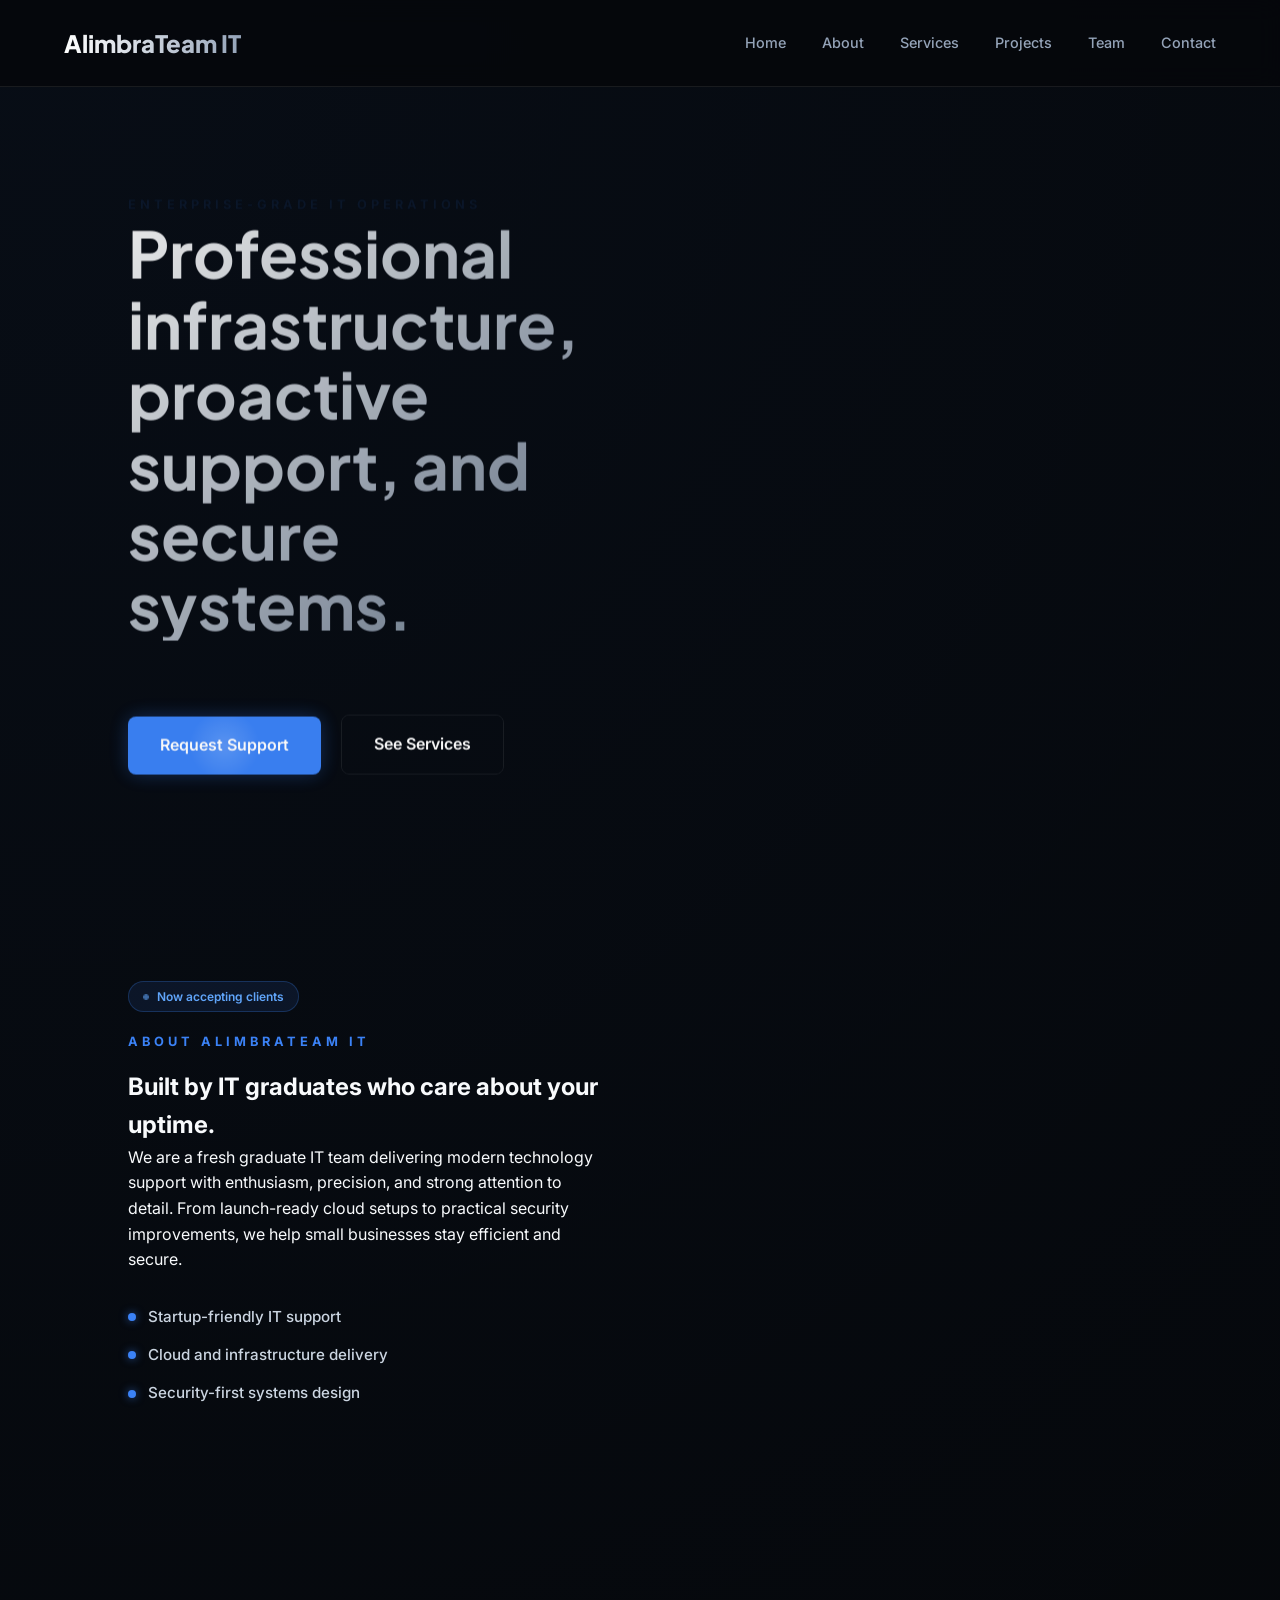
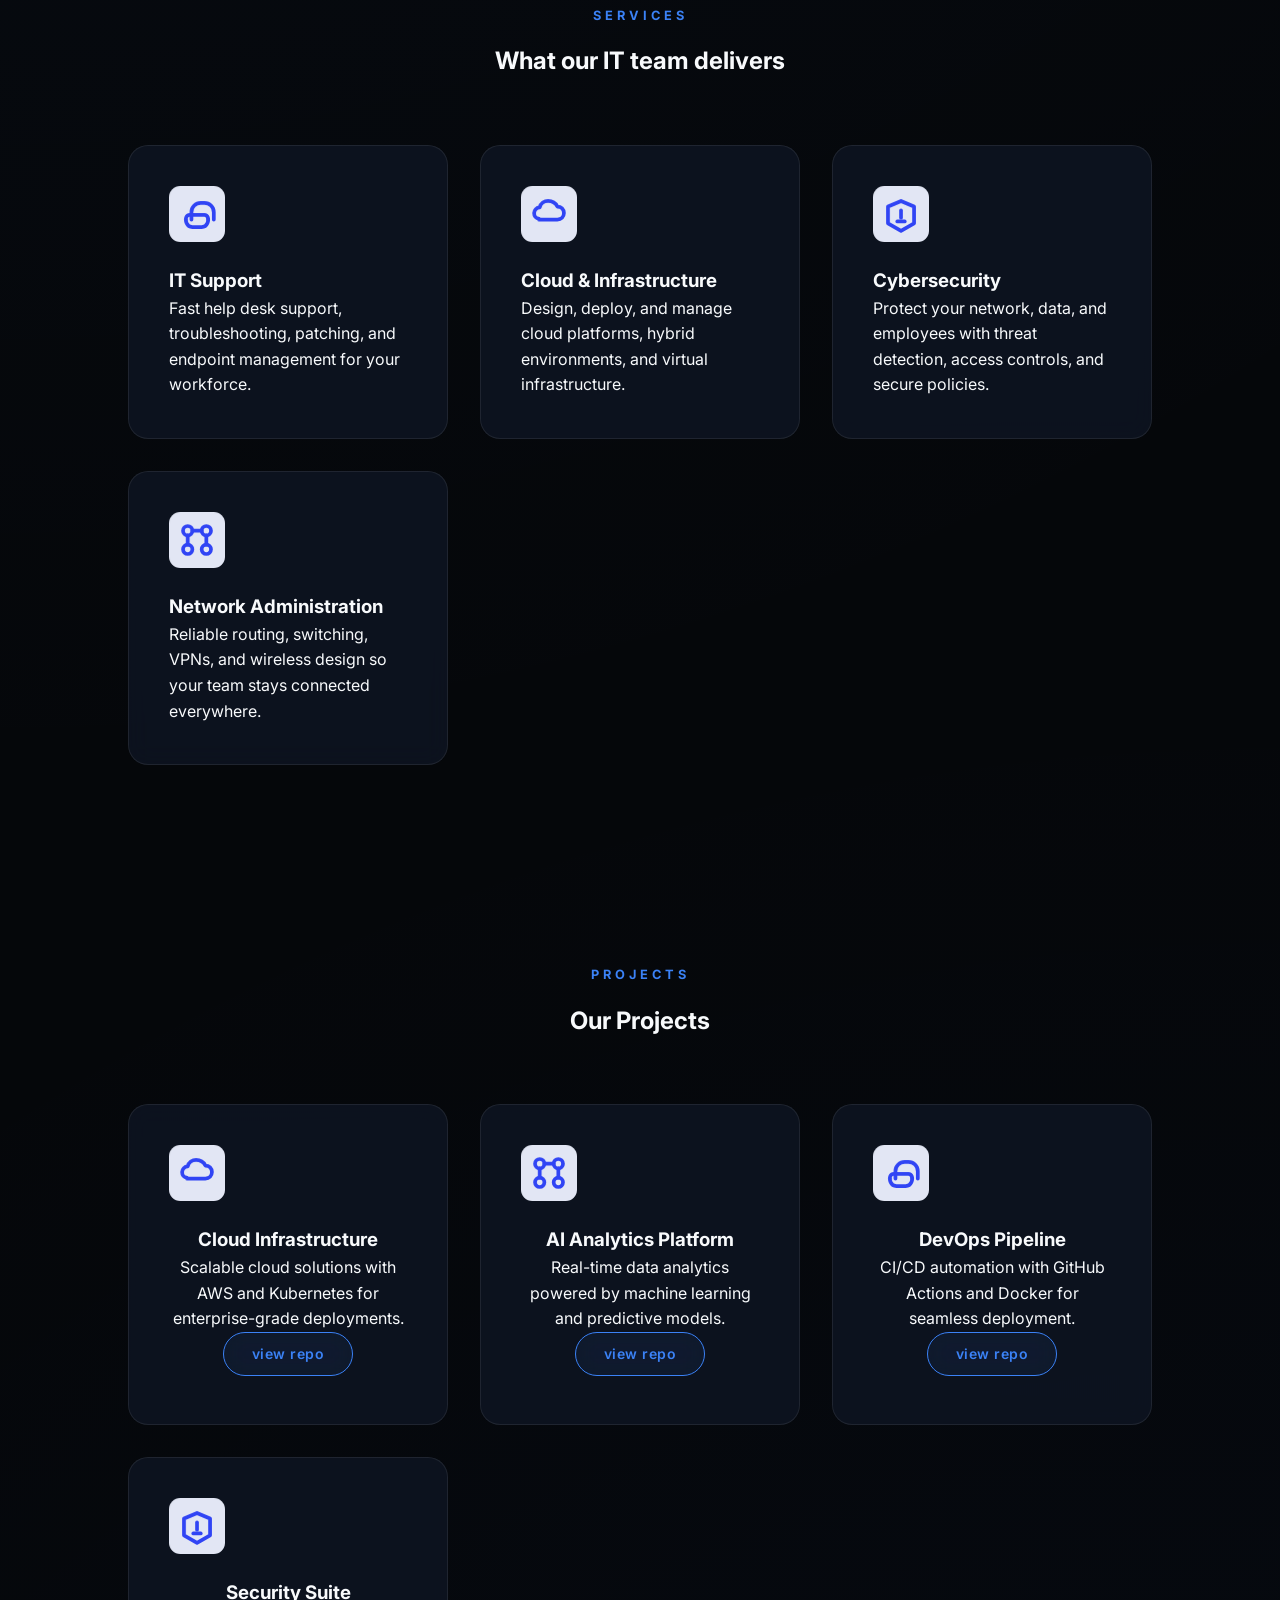
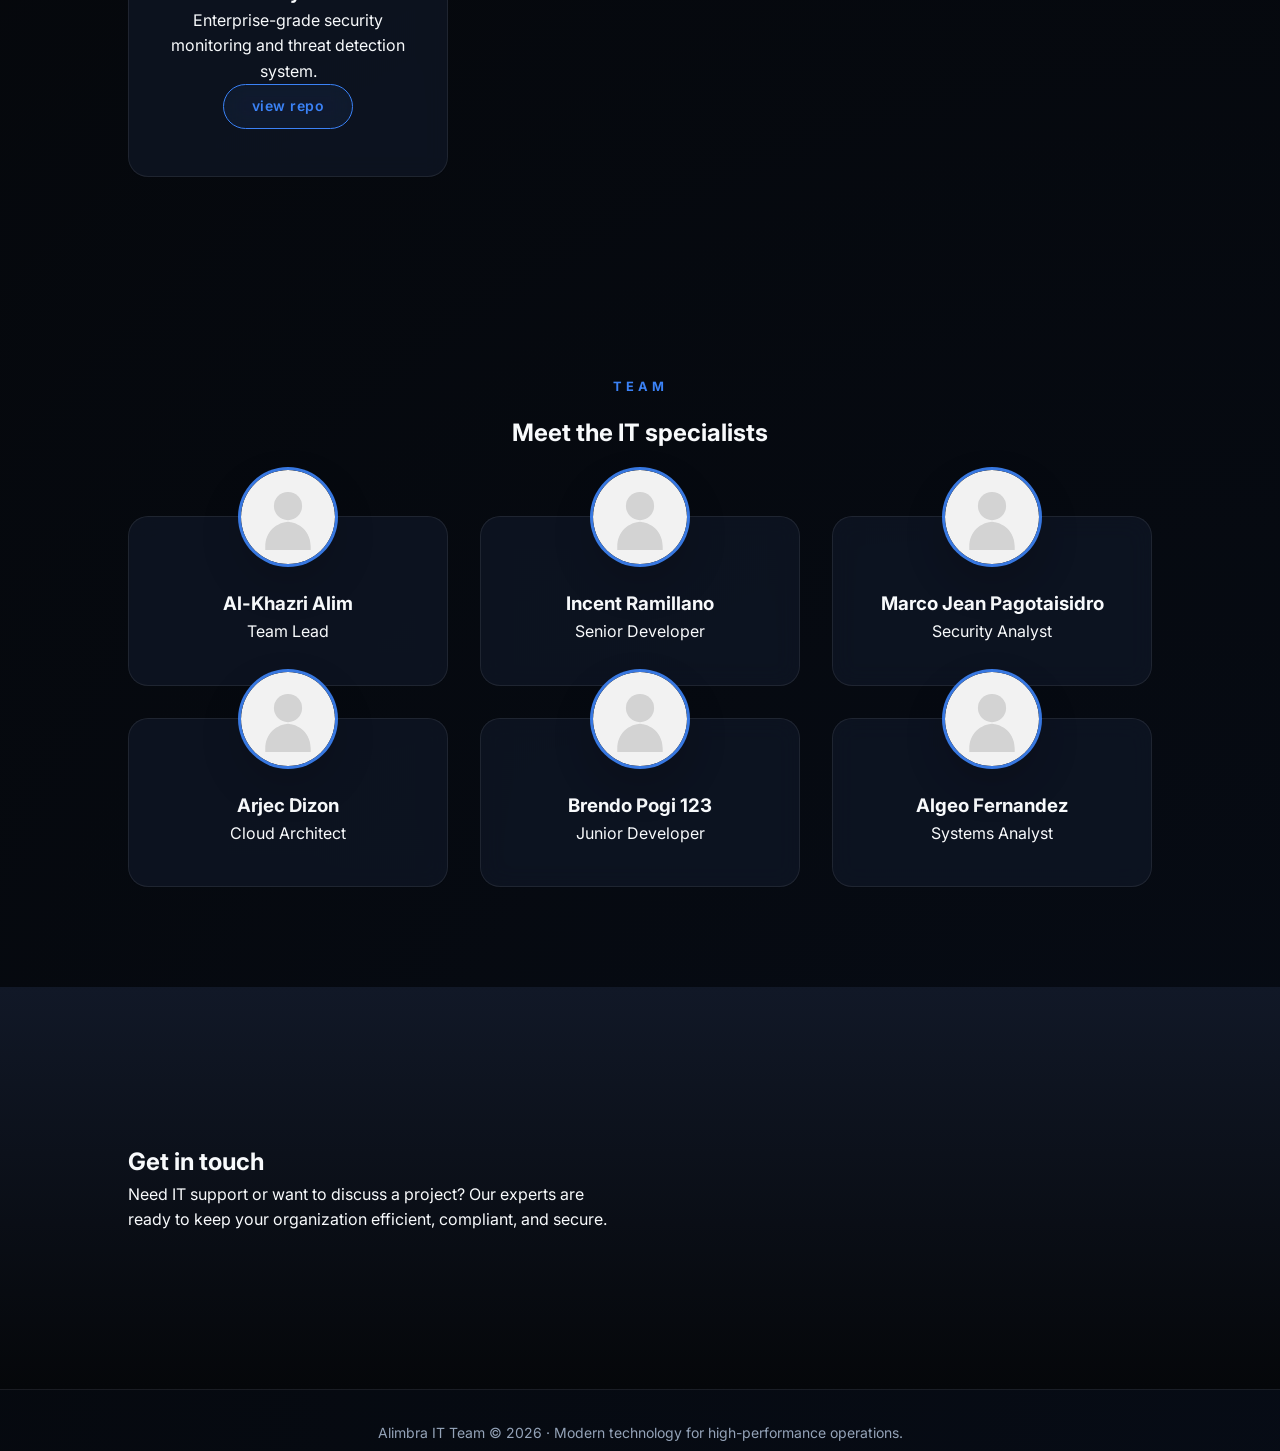
<file: index.html>
<!DOCTYPE html>
<html>

<head>
    <link rel="icon" type="image/png" href="images/AlimbraTeam-logo.png" />
    <meta http-equiv="refresh" content="0; url=html/homepage.html">
</head>

<body>
</body>

</html>
</file>
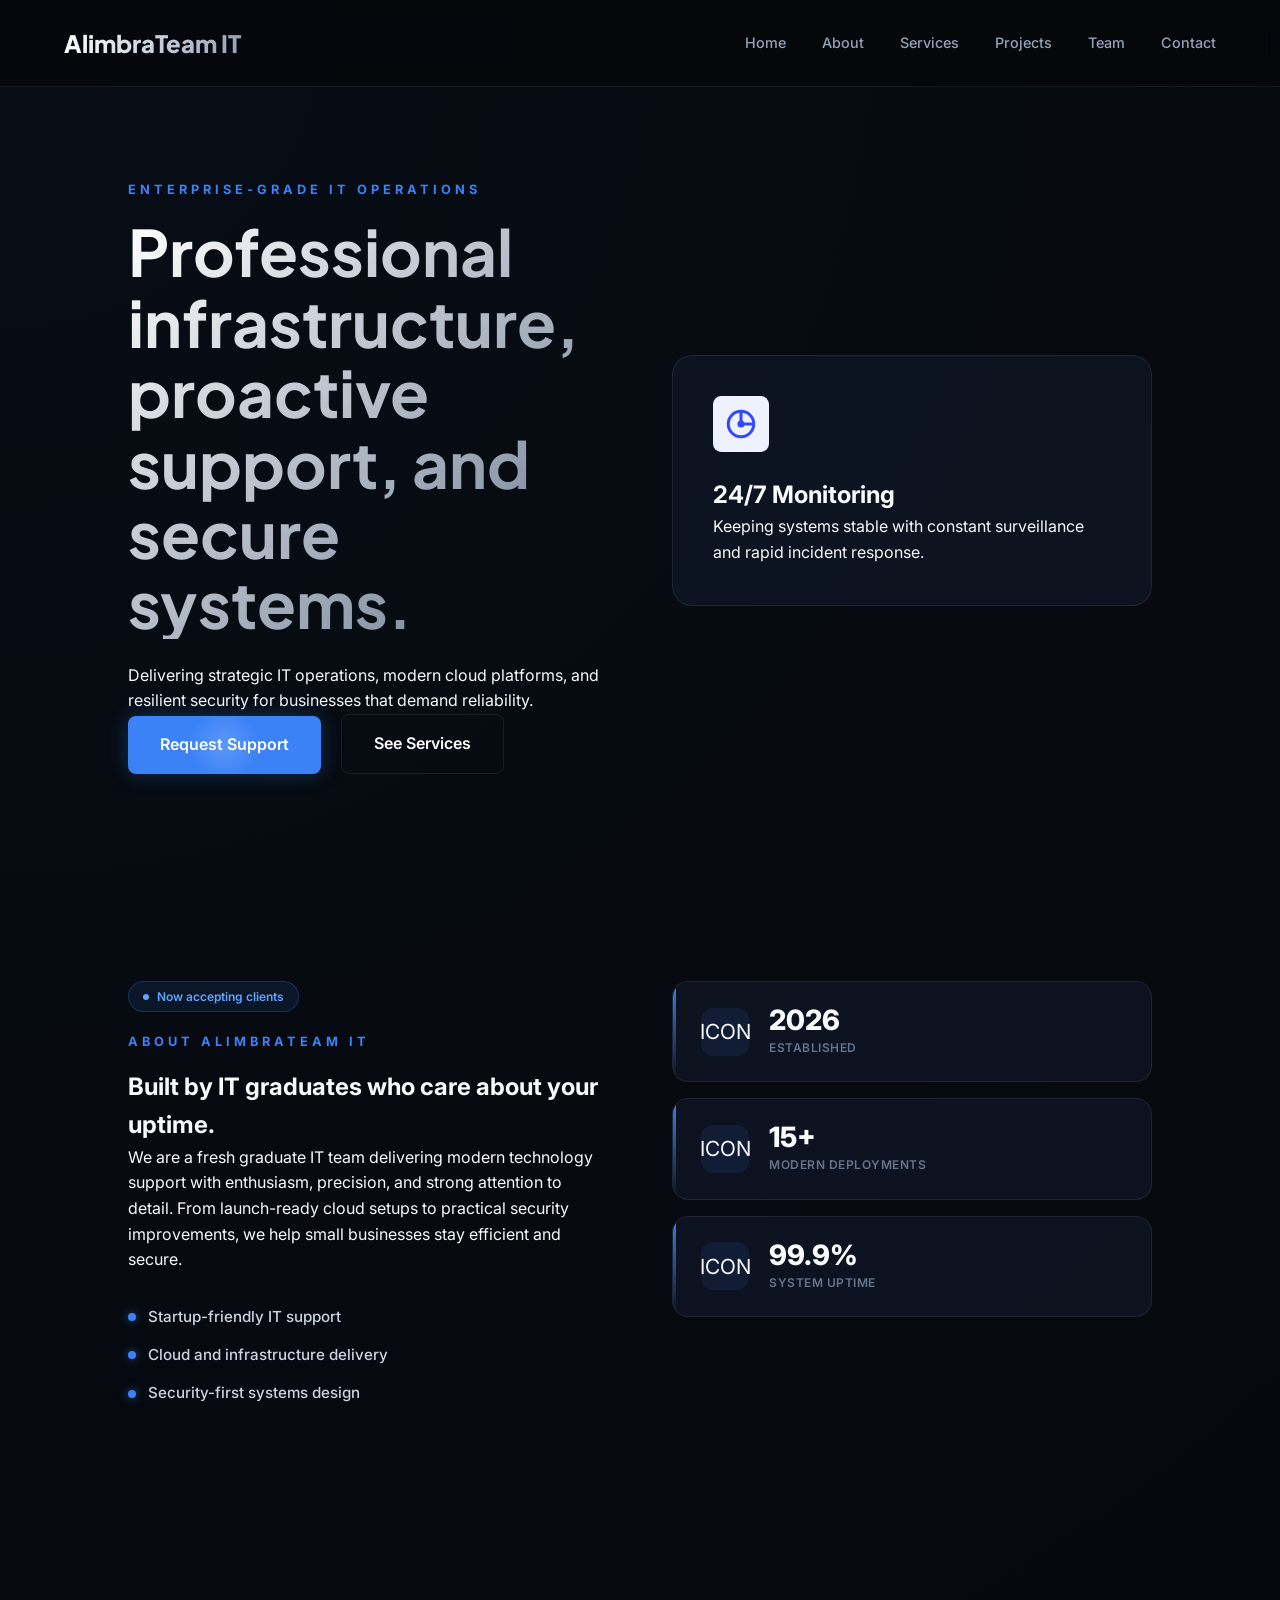
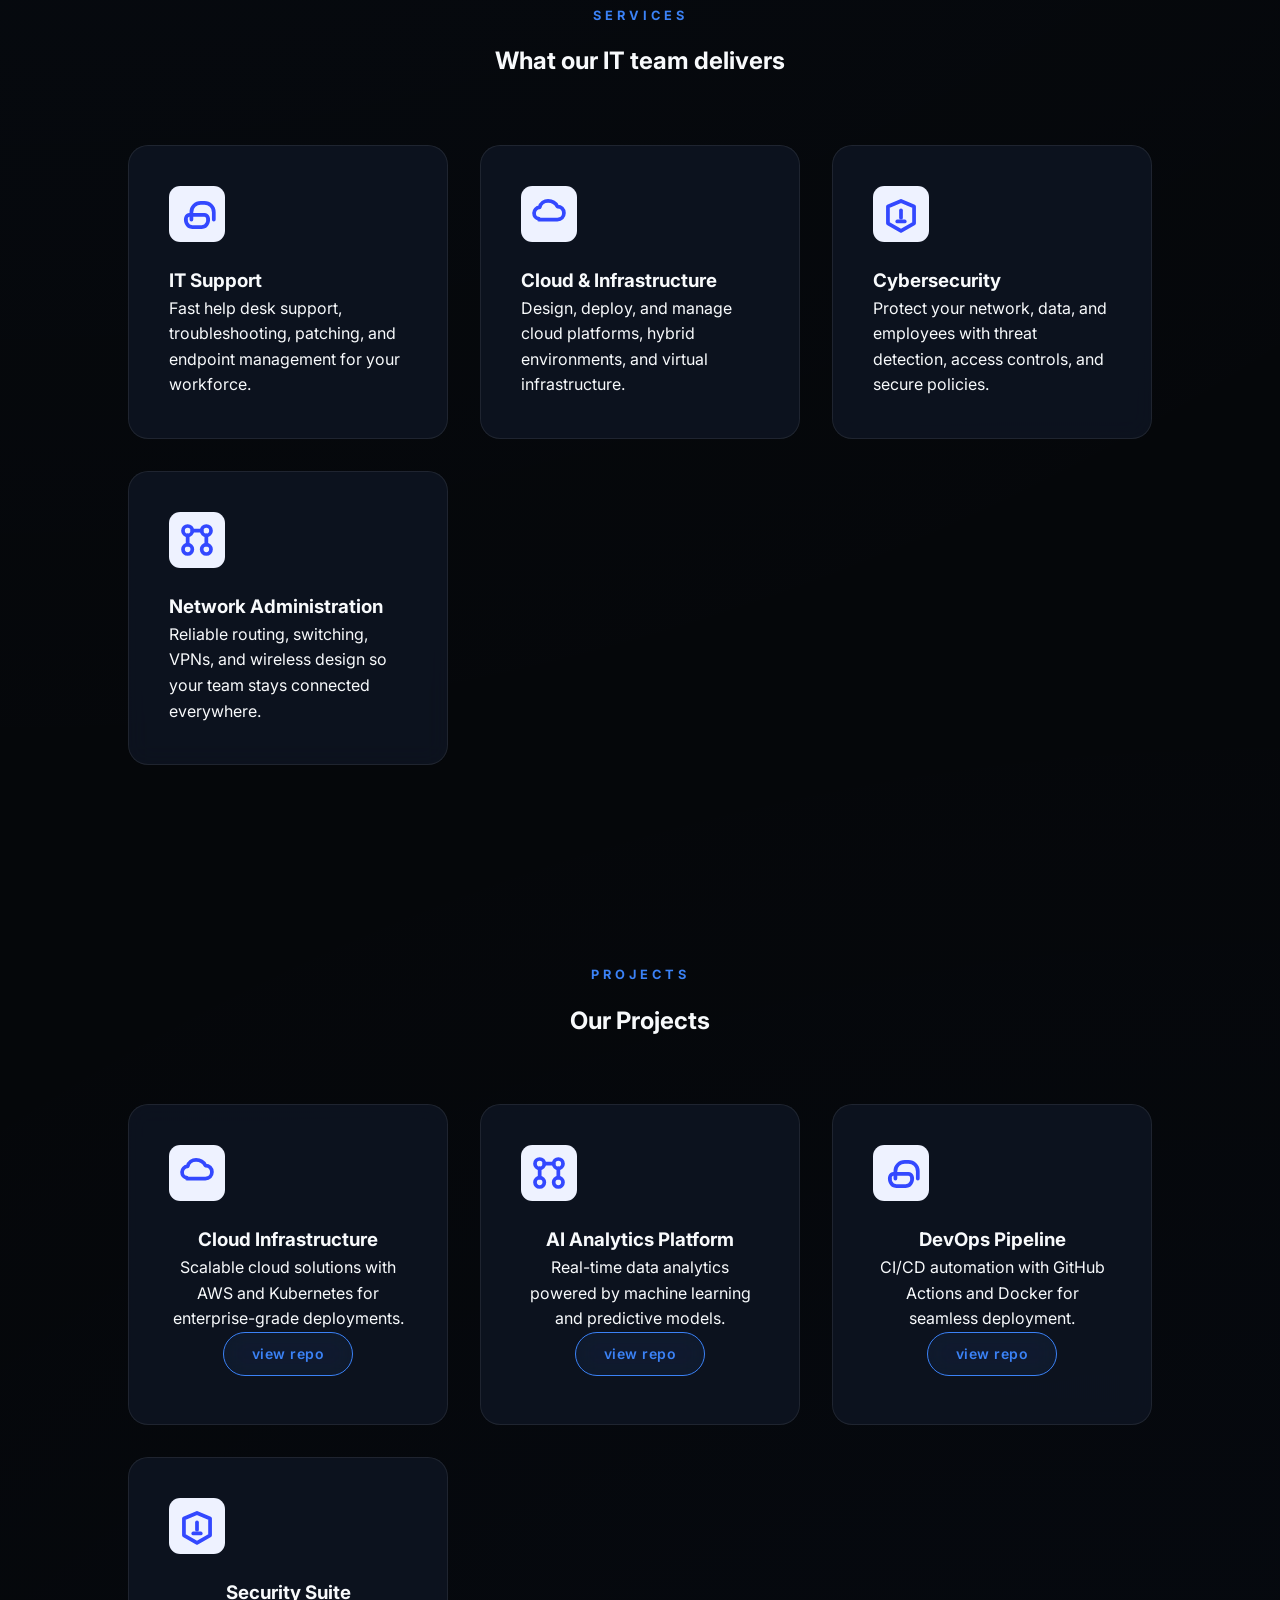
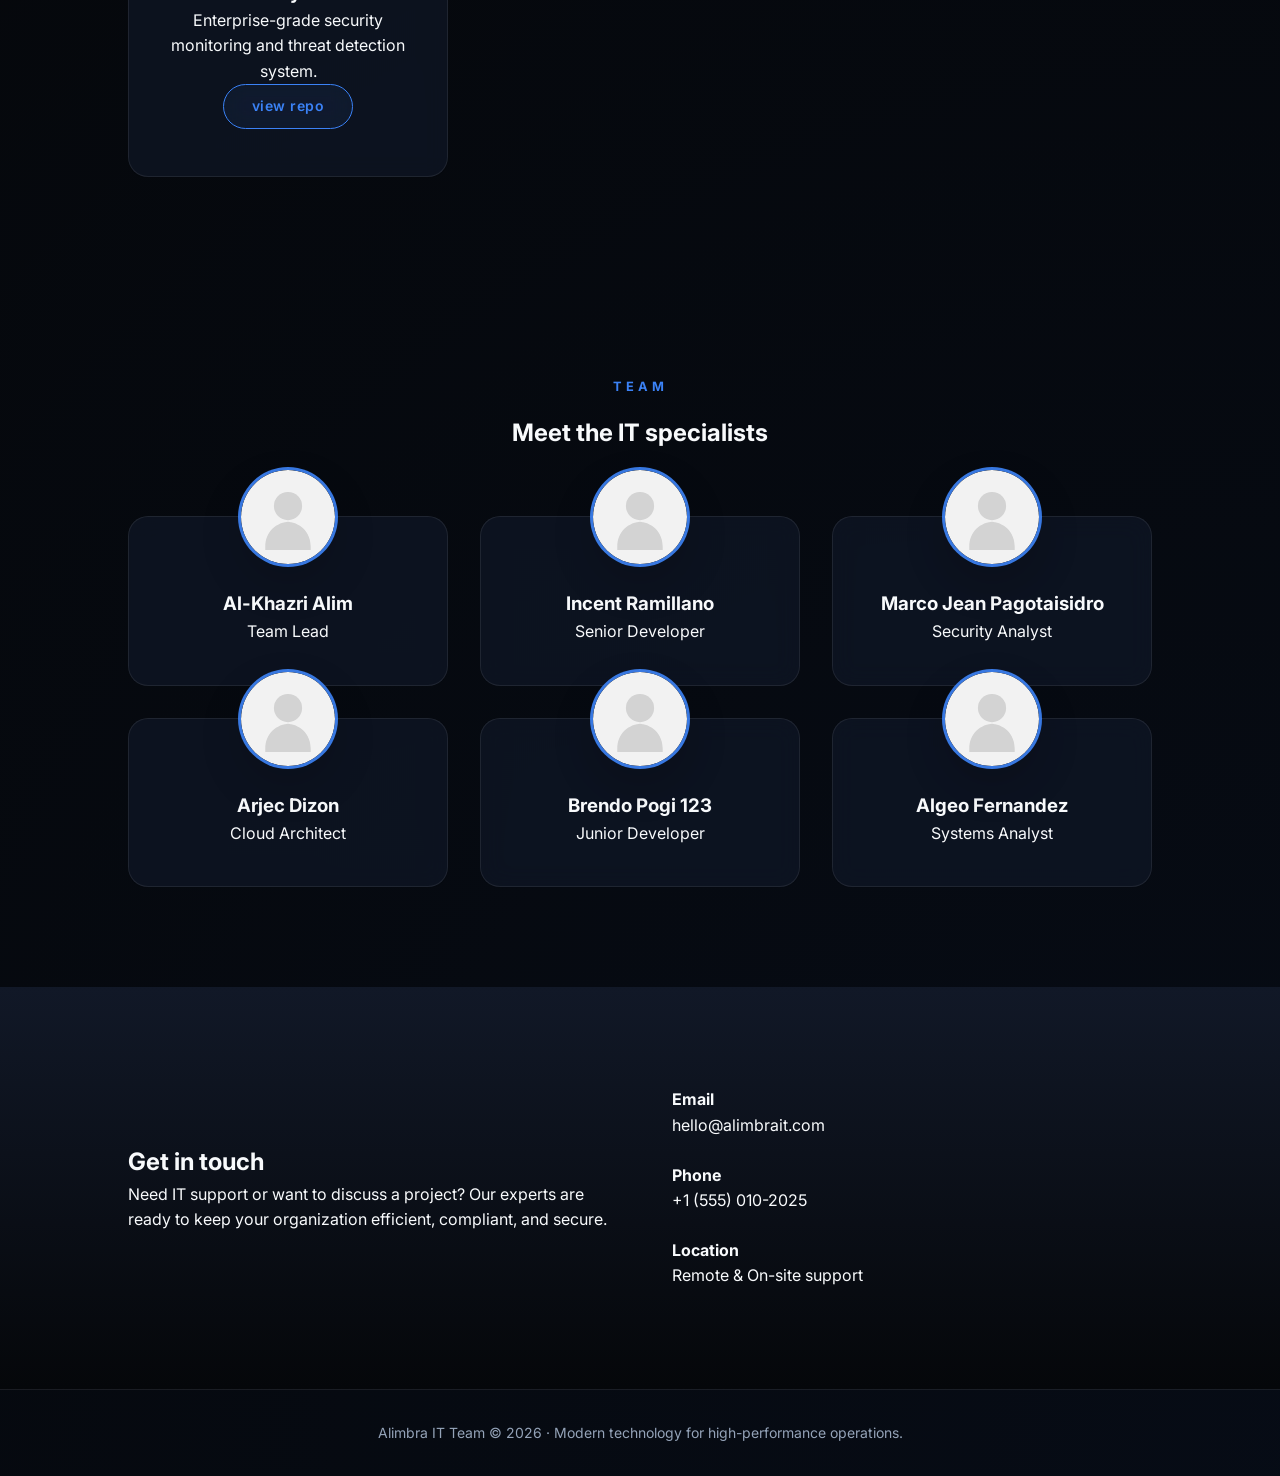
<file: html/homepage.html>
<!DOCTYPE html>
<html lang="en">

<head>
  <meta charset="UTF-8">
  <meta name="viewport" content="width=device-width, initial-scale=1.0">
  <link rel="icon" type="image/png" href="../images/AlimbraTeam-logo.png" />
  <title>AlimbraTeam IT Services</title>
  <link rel="stylesheet" href="../css/homapage.css">
</head>

<body>
  <header class="site-header">
    <div class="logo">AlimbraTeam IT</div>
    <nav class="main-nav">
      <a href="#home">Home</a>
      <a href="#about">About</a>
      <a href="#services">Services</a>
      <a href="#projects">Projects</a>
      <a href="#team">Team</a>
      <a href="#contact">Contact</a>
    </nav>
  </header>

  <main>
    <section id="home" class="hero">
      <div class="hero-copy">
        <p class="eyebrow">Enterprise-grade IT Operations</p>
        <h1>Professional infrastructure, proactive support, and secure systems.</h1>
        <p>Delivering strategic IT operations, modern cloud platforms, and resilient security for businesses that demand
          reliability.</p>
        <div class="hero-actions">
          <a class="btn btn-primary" href="#contact">Request Support</a>
          <a class="btn btn-secondary" href="#services">See Services</a>
        </div>
      </div>
      <div class="hero-visual">
        <div class="hero-card">
          <img src="../images/hero-monitoring.svg" alt="Monitoring illustration" class="hero-icon">
          <h2>24/7 Monitoring</h2>
          <p>Keeping systems stable with constant surveillance and rapid incident response.</p>
        </div>
      </div>
    </section>

    <section id="about" class="section section-light">
      <div class="section-grid about-grid">
        <div class="about-text">
          <div class="about-badge">
            <span class="about-badge-dot"></span>
            Now accepting clients
          </div>
          <p class="eyebrow">About AlimbraTeam IT</p>
          <h2>Built by IT graduates who care about your uptime.</h2>
          <p>We are a fresh graduate IT team delivering modern technology support with enthusiasm, precision, and strong
            attention to detail. From launch-ready cloud setups to practical security improvements, we help small
            businesses
            stay efficient and secure.</p>
          <ul class="about-features">
            <li><span class="feature-dot"></span>Startup-friendly IT support</li>
            <li><span class="feature-dot"></span>Cloud and infrastructure delivery</li>
            <li><span class="feature-dot"></span>Security-first systems design</li>
          </ul>
        </div>
        <div class="about-stats">
          <div class="stat-card-new">
            <div class="stat-icon-box"><span>ICON</span></div>
            <div>
              <span class="stat-number">2026</span>
              <p class="stat-label">Established</p>
            </div>
          </div>
          <div class="stat-card-new">
            <div class="stat-icon-box"><span>ICON</span></div>
            <div>
              <span class="stat-number">15+</span>
              <p class="stat-label">Modern Deployments</p>
            </div>
          </div>
          <div class="stat-card-new">
            <div class="stat-icon-box"><span>ICON</span></div>
            <div>
              <span class="stat-number">99.9%</span>
              <p class="stat-label">System Uptime</p>
            </div>
          </div>
        </div>
      </div>
    </section>

    <section id="services" class="section section-dark">
      <div class="section-header">
        <p class="eyebrow">Services</p>
        <h2>What our IT team delivers</h2>
      </div>
      <div class="card-grid">
        <article class="service-card">
          <img src="../images/icon-support.svg" alt="IT support icon" class="service-icon">
          <h3>IT Support</h3>
          <p>Fast help desk support, troubleshooting, patching, and endpoint management for your workforce.</p>
        </article>
        <article class="service-card">
          <img src="../images/icon-cloud.svg" alt="Cloud infrastructure icon" class="service-icon">
          <h3>Cloud & Infrastructure</h3>
          <p>Design, deploy, and manage cloud platforms, hybrid environments, and virtual infrastructure.</p>
        </article>
        <article class="service-card">
          <img src="../images/icon-security.svg" alt="Cybersecurity icon" class="service-icon">
          <h3>Cybersecurity</h3>
          <p>Protect your network, data, and employees with threat detection, access controls, and secure policies.</p>
        </article>
        <article class="service-card">
          <img src="../images/icon-network.svg" alt="Network administration icon" class="service-icon">
          <h3>Network Administration</h3>
          <p>Reliable routing, switching, VPNs, and wireless design so your team stays connected everywhere.</p>
        </article>
      </div>
    </section>

    <section id="projects" class="section section-dark">
      <div class="section-header">
        <p class="eyebrow">Projects</p>
        <h2>Our Projects</h2>
      </div>
      <div class="card-grid">
        <article class="project-card">
          <img src="../images/icon-cloud.svg" alt="Cloud infrastructure icon" class="project-icon">
          <h3>Cloud Infrastructure</h3>
          <p>Scalable cloud solutions with AWS and Kubernetes for enterprise-grade deployments.</p>
          <a href="https://github.com/demo/cloud-infra" class="repo-link" target="_blank">view repo</a>
        </article>
        <article class="project-card">
          <img src="../images/icon-network.svg" alt="AI analytics icon" class="project-icon">
          <h3>AI Analytics Platform</h3>
          <p>Real-time data analytics powered by machine learning and predictive models.</p>
          <a href="https://github.com/demo/ai-analytics" class="repo-link repo-link-gradient" target="_blank">view
            repo</a>
        </article>
        <article class="project-card">
          <img src="../images/icon-support.svg" alt="Website icon" class="project-icon">
          <h3>DevOps Pipeline</h3>
          <p>CI/CD automation with GitHub Actions and Docker for seamless deployment.</p>
          <a href="https://github.com/demo/devops-pipeline" class="repo-link repo-link-outline" target="_blank">view
            repo</a>
        </article>
        <article class="project-card">
          <img src="../images/icon-security.svg" alt="Security icon" class="project-icon">
          <h3>Security Suite</h3>
          <p>Enterprise-grade security monitoring and threat detection system.</p>
          <a href="https://github.com/demo/security-suite" class="repo-link repo-link-glass" target="_blank">view
            repo</a>
        </article>
      </div>
    </section>

    <section id="team" class="section section-light">
      <div class="section-header">
        <p class="eyebrow">Team</p>
        <h2>Meet the IT specialists</h2>
      </div>
      <div class="team-grid">
        <article class="profile-card">
          <div class="profile-photo">
            <img src="../images/profile-placeholder.svg" alt="Profile image for Al-Khazri Alim">
          </div>
          <h3>Al-Khazri Alim</h3>
          <p>Team Lead</p>
        </article>
        <article class="profile-card">
          <div class="profile-photo">
            <img src="../images/profile-placeholder.svg" alt="Profile image for Incent Ramillano">
          </div>
          <h3>Incent Ramillano</h3>
          <p>Senior Developer</p>
        </article>
        <article class="profile-card">
          <div class="profile-photo">
            <img src="../images/profile-placeholder.svg" alt="Profile image for Marco Jean Pagotaisidro">
          </div>
          <h3>Marco Jean Pagotaisidro</h3>
          <p>Security Analyst</p>
        </article>
        <article class="profile-card">
          <div class="profile-photo">
            <img src="../images/profile-placeholder.svg" alt="Profile image for Arjec Dizon">
          </div>
          <h3>Arjec Dizon</h3>
          <p>Cloud Architect</p>
        </article>
        <article class="profile-card">
          <div class="profile-photo">
            <img src="../images/profile-placeholder.svg" alt="Profile image for Brendo Pogi">
          </div>
          <h3>Brendo Pogi 123</h3>
          <p>Junior Developer</p>
        </article>
        <article class="profile-card">
          <div class="profile-photo">
            <img src="../images/profile-placeholder.svg" alt="Profile image for Algeo Fernandez">
          </div>
          <h3>Algeo Fernandez</h3>
          <p>Systems Analyst</p>
        </article>
      </div>
    </section>

    <section id="contact" class="section section-dark contact-section">
      <div class="contact-grid">
        <div>
          <h2>Get in touch</h2>
          <p>Need IT support or want to discuss a project? Our experts are ready to keep your organization efficient,
            compliant, and secure.</p>
        </div>
        <div class="contact-card">
          <p><strong>Email</strong><br>hello@alimbrait.com</p>
          <p><strong>Phone</strong><br>+1 (555) 010-2025</p>
          <p><strong>Location</strong><br>Remote & On-site support</p>
        </div>
      </div>
    </section>
  </main>

  <footer class="site-footer">
    <p>Alimbra IT Team &copy; 2026 &middot; Modern technology for high-performance operations.</p>
  </footer>

  <script src="../js/style.js" defer></script>
</body>

</html>
</file>
<file: css/homapage.css>
@import url('https://fonts.googleapis.com/css2?family=Inter:wght@300;400;600;800&family=Plus+Jakarta+Sans:wght@700;800&display=swap');

:root {
  --bg-main: #05070a;
  --bg-card: rgba(17, 24, 39, 0.7);
  --accent: #3b82f6;
  --accent-glow: rgba(59, 130, 246, 0.3);
  --text-main: #f8fafc;
  --text-muted: #94a3b8;
  --border-color: rgba(255, 255, 255, 0.08);
  --glass: blur(12px);
}

* {
  box-sizing: border-box;
  margin: 0;
  padding: 0;
}

html {
  scroll-behavior: smooth;
}

body {
  background-color: var(--bg-main);
  background-image:
    radial-gradient(circle at 0% 0%, rgba(59, 130, 246, 0.05) 0%, transparent 50%),
    radial-gradient(circle at 100% 100%, rgba(37, 99, 235, 0.05) 0%, transparent 50%);
  color: var(--text-main);
  font-family: 'Inter', sans-serif;
  line-height: 1.6;
  overflow-x: hidden;
}

/* --- Header & Nav --- */
.site-header {
  position: fixed;
  top: 0;
  width: 100%;
  z-index: 1000;
  display: flex;
  justify-content: space-between;
  align-items: center;
  padding: 1.5rem 5%;
  background: rgba(5, 7, 10, 0.8);
  backdrop-filter: var(--glass);
  border-bottom: 1px solid var(--border-color);
  transition: box-shadow 0.3s ease;
}

/* Shadow reinforcement once the user scrolls */
.site-header.scrolled {
  box-shadow: 0 4px 24px rgba(0, 0, 0, 0.5);
  border-bottom-color: rgba(59, 130, 246, 0.12);
}

.logo {
  font-family: 'Plus Jakarta Sans', sans-serif;
  font-size: 1.5rem;
  font-weight: 800;
  background: linear-gradient(to right, #fff, #94a3b8);
  -webkit-background-clip: text;
  -webkit-text-fill-color: transparent;
}

.main-nav a {
  margin-left: 2rem;
  text-decoration: none;
  color: var(--text-muted);
  font-weight: 500;
  font-size: 0.9rem;
  transition: color 0.3s, text-shadow 0.3s;
}

.main-nav a:hover,
.main-nav a.active {
  color: var(--accent);
  text-shadow: 0 0 10px var(--accent-glow);
}

/* --- Hero Section --- */
.hero {
  padding: 180px 10% 100px;
  display: grid;
  grid-template-columns: 1fr 1fr;
  align-items: center;
  gap: 4rem;
}

.eyebrow {
  color: var(--accent);
  text-transform: uppercase;
  letter-spacing: 4px;
  font-weight: 700;
  font-size: 0.8rem;
  margin-bottom: 1rem;
  display: block;
}

.hero h1 {
  font-family: 'Plus Jakarta Sans', sans-serif;
  font-size: clamp(2.5rem, 5vw, 4rem);
  line-height: 1.1;
  margin-bottom: 1.5rem;
  background: linear-gradient(135deg, #fff 0%, #64748b 100%);
  -webkit-background-clip: text;
  -webkit-text-fill-color: transparent;
}

/* Hero elements start hidden; JS adds .visible */
.hero-copy p,
.hero-copy .eyebrow,
.hero h1 {
  opacity: 0;
  transform: translateY(16px);
  transition: opacity 0.8s ease, transform 0.8s ease;
}

.hero h1.visible,
.hero-copy p.visible,
.hero-copy .eyebrow.visible {
  opacity: 1;
  transform: translateY(0);
}

.hero-icon,
.service-icon,
.project-icon {
  display: block;
  width: 56px;
  height: 56px;
  margin-bottom: 1.5rem;
}

.stat-item {
  padding: 1rem 0;
  border-bottom: 1px solid rgba(255, 255, 255, 0.08);
}

.stat-item:last-child {
  border-bottom: none;
}

.stat-number {
  display: block;
  font-size: 2rem;
  font-weight: 800;
  color: #ffffff;
  margin-bottom: 0.5rem;
}

/* --- Buttons --- */
.btn {
  position: relative;
  overflow: hidden;
  padding: 1rem 2rem;
  border-radius: 8px;
  font-weight: 600;
  text-decoration: none;
  display: inline-block;
  transition: 0.3s all;
  --mouse-x: 50%;
}

.btn-primary {
  background: radial-gradient(circle at var(--mouse-x) center, rgba(255, 255, 255, 0.17), transparent 35%), var(--accent);
  color: white;
  box-shadow: 0 0 20px var(--accent-glow);
  background-repeat: no-repeat;
  transition: all 0.3s cubic-bezier(0.34, 1.56, 0.64, 1);
}

.btn-primary:hover {
  transform: translateY(-3px);
  box-shadow: 0 0 35px var(--accent-glow);
}

.btn-secondary {
  border: 1px solid var(--border-color);
  color: white;
  margin-left: 1rem;
}

.btn-secondary:hover {
  background: rgba(255, 255, 255, 0.05);
}

/* --- Repo Link / Button Styles --- */
.repo-link,
.repo-btn {
  display: inline-block;
  background: rgba(59, 130, 246, 0.05);
  border: 1.5px solid var(--accent);
  color: var(--accent);
  text-decoration: none;
  padding: 10px 28px;
  border-radius: 40px;
  font-size: 14px;
  font-weight: 600;
  font-family: inherit;
  transition: all 0.3s cubic-bezier(0.34, 1.56, 0.64, 1);
  cursor: pointer;
  text-transform: lowercase;
  letter-spacing: 0.5px;
  position: relative;
  overflow: hidden;
  backdrop-filter: var(--glass);
}

.repo-link:hover,
.repo-btn:hover {
  background: radial-gradient(circle at 50% 50%, rgba(59, 130, 246, 0.3), rgba(59, 130, 246, 0.1));
  color: #fff;
  border-color: rgba(59, 130, 246, 0.8);
  transform: translateY(-3px);
  box-shadow: 0 8px 20px var(--accent-glow);
}

.repo-link:active,
.repo-btn:active {
  transform: translateY(-1px);
  box-shadow: 0 4px 12px var(--accent-glow);
}

/* Light variant */
.repo-link-light,
.repo-btn-light {
  border-color: var(--text-main);
  color: var(--text-main);
  background: rgba(248, 250, 252, 0.05);
}

.repo-link-light:hover,
.repo-btn-light:hover {
  background: rgba(248, 250, 252, 0.15);
  color: #fff;
  border-color: var(--text-main);
  box-shadow: 0 8px 20px rgba(248, 250, 252, 0.2);
}

/* Size variants */
.repo-link-sm,
.repo-btn-sm {
  padding: 6px 18px;
  font-size: 12px;
  border-radius: 30px;
}

.repo-link-lg,
.repo-btn-lg {
  padding: 14px 36px;
  font-size: 16px;
  border-radius: 50px;
}

/* Filled variant */
.repo-link-filled,
.repo-btn-filled {
  background: linear-gradient(135deg, rgba(59, 130, 246, 0.9), rgba(59, 130, 246, 0.7));
  color: #fff;
  border-color: var(--accent);
  box-shadow: 0 4px 15px var(--accent-glow);
}

.repo-link-filled:hover,
.repo-btn-filled:hover {
  background: linear-gradient(135deg, var(--accent), rgba(59, 130, 246, 0.8));
  box-shadow: 0 8px 25px var(--accent-glow);
}

/* Ghost variant */
.repo-link-ghost,
.repo-btn-ghost {
  background: transparent;
  border-color: rgba(59, 130, 246, 0.5);
  color: rgba(59, 130, 246, 0.9);
}

.repo-link-ghost:hover,
.repo-btn-ghost:hover {
  border-color: var(--accent);
  background: rgba(59, 130, 246, 0.15);
  box-shadow: 0 0 15px var(--accent-glow), inset 0 0 15px rgba(59, 130, 246, 0.1);
}

/* Pulse animation class */
.repo-link.pulse,
.repo-btn.pulse {
  animation: glowPulse 2s ease-in-out infinite;
}

/* --- Cards --- */
.hero-card,
.service-card,
.project-card,
.profile-card,
.stats-card {
  background: var(--bg-card);
  backdrop-filter: var(--glass);
  border: 1px solid var(--border-color);
  border-radius: 20px;
  padding: 2.5rem;
  transition: border-color 0.4s cubic-bezier(0.175, 0.885, 0.32, 1.275),
    transform 0.4s cubic-bezier(0.175, 0.885, 0.32, 1.275),
    background 0.4s,
    opacity 0.6s ease,
    box-shadow 0.4s;
  opacity: 0;
  transform: translateY(20px);
}

.hero-card:hover,
.service-card:hover,
.project-card:hover,
.profile-card:hover {
  border-color: rgba(59, 130, 246, 0.5);
  transform: translateY(-10px);
  background: rgba(17, 24, 39, 0.9);
  box-shadow: 0 8px 32px var(--accent-glow);
}

/* JS adds .visible to trigger the entrance */
.hero-card.visible,
.service-card.visible,
.project-card.visible,
.profile-card.visible,
.stats-card.visible,
.contact-card.visible {
  opacity: 1;
  transform: translateY(0);
}

/* --- Repo Card --- */
.repo-card {
  background: var(--bg-card);
  backdrop-filter: var(--glass);
  border: 1px solid var(--border-color);
  border-radius: 20px;
  padding: 2.5rem;
  transition: 0.4s cubic-bezier(0.175, 0.885, 0.32, 1.275);
  opacity: 0;
  transform: translateY(20px);
  position: relative;
  overflow: hidden;
}

.repo-card::before {
  content: '';
  position: absolute;
  top: 0;
  left: -100%;
  width: 100%;
  height: 100%;
  background: linear-gradient(90deg, transparent, rgba(59, 130, 246, 0.1), transparent);
  transition: left 0.5s ease;
  z-index: 1;
}

.repo-card:hover::before {
  left: 100%;
}

.repo-card.visible {
  opacity: 1;
  transform: translateY(0);
}

.repo-card:hover {
  border-color: rgba(59, 130, 246, 0.5);
  transform: translateY(-10px);
  background: rgba(17, 24, 39, 0.9);
  box-shadow: 0 8px 32px var(--accent-glow);
}

.repo-card-header {
  display: flex;
  align-items: center;
  justify-content: space-between;
  margin-bottom: 1.5rem;
  position: relative;
  z-index: 2;
}

.repo-card-title {
  font-size: 1.25rem;
  font-weight: 700;
  color: var(--text-main);
  font-family: 'Plus Jakarta Sans', sans-serif;
}

.repo-card-badge {
  background: rgba(59, 130, 246, 0.2);
  color: var(--accent);
  padding: 0.35rem 0.75rem;
  border-radius: 20px;
  font-size: 0.75rem;
  font-weight: 600;
  text-transform: uppercase;
  letter-spacing: 0.5px;
  border: 1px solid rgba(59, 130, 246, 0.3);
}

.repo-card-description {
  color: var(--text-muted);
  font-size: 0.95rem;
  line-height: 1.5;
  margin-bottom: 1.5rem;
  position: relative;
  z-index: 2;
}

.repo-card-meta {
  display: flex;
  gap: 1.5rem;
  margin-bottom: 1.5rem;
  flex-wrap: wrap;
  position: relative;
  z-index: 2;
}

.repo-meta-item {
  display: flex;
  flex-direction: column;
}

.repo-meta-label {
  font-size: 0.8rem;
  color: var(--text-muted);
  text-transform: uppercase;
  letter-spacing: 0.5px;
  margin-bottom: 0.25rem;
}

.repo-meta-value {
  font-size: 1rem;
  font-weight: 600;
  color: var(--accent);
}

.repo-card-footer {
  display: flex;
  gap: 1rem;
  margin-top: 1.5rem;
  position: relative;
  z-index: 2;
}

/* Repo card animation delays */
.repo-card:nth-child(1) {
  animation-delay: 0.1s;
}

.repo-card:nth-child(2) {
  animation-delay: 0.2s;
}

.repo-card:nth-child(3) {
  animation-delay: 0.3s;
}

.repo-card:nth-child(4) {
  animation-delay: 0.4s;
}

.repo-grid {
  display: grid;
  grid-template-columns: repeat(auto-fit, minmax(300px, 1fr));
  gap: 2rem;
}

/* --- Sections --- */
.section {
  padding: 100px 10%;
}

.section-header {
  text-align: center;
  margin-bottom: 4rem;
}

.section-grid {
  display: grid;
  grid-template-columns: 1fr 1fr;
  gap: 4rem;
  align-items: start;
}

.card-grid,
.team-grid {
  display: grid;
  grid-template-columns: repeat(auto-fit, minmax(280px, 1fr));
  gap: 2rem;
}

/* --- Profile Styling --- */
.profile-card {
  position: relative;
  padding-top: 4.5rem;
  text-align: center;
}

.profile-photo {
  position: absolute;
  top: -50px;
  left: 50%;
  transform: translateX(-50%);
  width: 100px;
  height: 100px;
  border-radius: 50%;
  border: 3px solid rgba(59, 130, 246, 0.9);
  background: rgba(255, 255, 255, 0.08);
  overflow: hidden;
  box-shadow: 0 18px 40px rgba(0, 0, 0, 0.15);
}

.profile-photo img {
  width: 100%;
  height: 100%;
  object-fit: cover;
  border-radius: 50%;
  filter: grayscale(100%);
  transition: filter 0.4s;
}

.profile-card:hover img {
  filter: grayscale(0%);
}

/* --- Contact Section --- */
.contact-section {
  background: linear-gradient(0deg, rgba(5, 7, 10, 1) 0%, rgba(17, 24, 39, 1) 100%);
}

.contact-grid {
  display: grid;
  grid-template-columns: 1fr 1fr;
  gap: 4rem;
  align-items: center;
}

.contact-card {
  display: flex;
  flex-direction: column;
  gap: 1.5rem;
  opacity: 0;
  transform: translateY(20px);
  transition: opacity 0.6s ease, transform 0.6s ease;
}

.contact-card.visible {
  opacity: 1;
  transform: translateY(0);
}

/* --- Footer --- */
.site-footer {
  text-align: center;
  padding: 2rem 5%;
  color: var(--text-muted);
  font-size: 0.875rem;
  border-top: 1px solid var(--border-color);
}

/* --- About Section Redesign --- */
.about-badge {
  display: inline-flex;
  align-items: center;
  gap: 8px;
  background: rgba(59, 130, 246, 0.1);
  border: 1px solid rgba(59, 130, 246, 0.25);
  color: #60a5fa;
  font-size: 12px;
  font-weight: 600;
  padding: 5px 14px;
  border-radius: 20px;
  margin-bottom: 1.2rem;
}

.about-badge-dot {
  width: 6px;
  height: 6px;
  border-radius: 50%;
  background: #60a5fa;
  animation: badgePulse 2s ease-in-out infinite;
}

@keyframes badgePulse {

  0%,
  100% {
    opacity: 1;
    transform: scale(1);
  }

  50% {
    opacity: 0.5;
    transform: scale(0.8);
  }
}

.about-features {
  list-style: none;
  display: flex;
  flex-direction: column;
  gap: 14px;
  margin-top: 2rem;
  padding: 0;
}

.about-features li {
  display: flex;
  align-items: center;
  gap: 12px;
  font-size: 0.95rem;
  color: #cbd5e1;
  font-weight: 500;
}

.feature-dot {
  width: 8px;
  height: 8px;
  border-radius: 50%;
  background: var(--accent);
  flex-shrink: 0;
  box-shadow: 0 0 8px rgba(59, 130, 246, 0.6);
}

.about-stats {
  display: flex;
  flex-direction: column;
  gap: 16px;
}

.stat-card-new {
  background: var(--bg-card);
  border: 1px solid var(--border-color);
  border-radius: 16px;
  padding: 1.5rem 1.75rem;
  display: flex;
  align-items: center;
  gap: 1.25rem;
  position: relative;
  overflow: hidden;
  transition: border-color 0.3s, transform 0.3s;
  opacity: 0;
  transform: translateY(20px);
}

.stat-card-new::before {
  content: '';
  position: absolute;
  left: 0;
  top: 0;
  bottom: 0;
  width: 3px;
  background: linear-gradient(to bottom, var(--accent), transparent);
}

.stat-card-new:hover {
  border-color: rgba(59, 130, 246, 0.35);
  transform: translateX(6px);
}

.stat-card-new.visible {
  opacity: 1;
  transform: translateY(0);
}

.stat-icon-box {
  width: 48px;
  height: 48px;
  border-radius: 12px;
  background: rgba(59, 130, 246, 0.1);
  display: flex;
  align-items: center;
  justify-content: center;
  flex-shrink: 0;
  font-size: 1.3rem;
}

.stat-card-new .stat-number {
  display: block;
  font-size: 1.75rem;
  font-weight: 800;
  color: #f8fafc;
  line-height: 1;
  margin-bottom: 4px;
}

.stat-label {
  font-size: 0.75rem;
  color: #64748b;
  font-weight: 600;
  text-transform: uppercase;
  letter-spacing: 0.5px;
  margin: 0;
}

/* --- Animations --- */
@keyframes fadeIn {
  from {
    opacity: 0;
    transform: translateY(20px);
  }

  to {
    opacity: 1;
    transform: translateY(0);
  }
}

@keyframes slideInUp {
  from {
    opacity: 0;
    transform: translateY(30px);
  }

  to {
    opacity: 1;
    transform: translateY(0);
  }
}

@keyframes slideInLeft {
  from {
    opacity: 0;
    transform: translateX(-30px);
  }

  to {
    opacity: 1;
    transform: translateX(0);
  }
}

@keyframes slideInRight {
  from {
    opacity: 0;
    transform: translateX(30px);
  }

  to {
    opacity: 1;
    transform: translateX(0);
  }
}

@keyframes scaleIn {
  from {
    opacity: 0;
    transform: scale(0.95);
  }

  to {
    opacity: 1;
    transform: scale(1);
  }
}

@keyframes glowPulse {

  0%,
  100% {
    box-shadow: 0 0 20px rgba(59, 130, 246, 0.3), inset 0 0 20px rgba(59, 130, 246, 0.1);
  }

  50% {
    box-shadow: 0 0 40px rgba(59, 130, 246, 0.6), inset 0 0 30px rgba(59, 130, 246, 0.2);
  }
}

@keyframes bounce {

  0%,
  100% {
    transform: translateY(0);
  }

  50% {
    transform: translateY(-15px);
  }
}

@keyframes rotateSpin {
  from {
    transform: rotate(0deg);
  }

  to {
    transform: rotate(360deg);
  }
}

/* Animation classes applied via JS / CSS */
.hero-copy,
.hero-visual {
  animation: fadeIn 0.8s ease-out forwards;
}

.service-card {
  animation: slideInUp 0.6s ease-out forwards;
}

.project-card {
  animation: slideInUp 0.6s ease-out forwards;
  text-align: center;
}

.profile-card {
  animation: slideInUp 0.6s ease-out forwards;
}

.repo-card {
  animation: slideInUp 0.6s ease-out forwards;
}

.stats-card:nth-child(odd) {
  animation: slideInLeft 0.6s ease-out forwards;
}

.stats-card:nth-child(even) {
  animation: slideInRight 0.6s ease-out forwards;
}

.hero-icon,
.service-icon,
.project-icon {
  animation: scaleIn 0.6s ease-out 0.2s forwards;
}

.hero-icon:hover,
.service-icon:hover,
.project-icon:hover {
  animation: bounce 0.6s ease-in-out infinite;
}

.profile-photo img:hover {
  animation: rotateSpin 0.8s ease-out;
}

.btn-primary.glow {
  animation: glowPulse 2s ease-in-out infinite;
}

/* --- Responsive --- */
@media (max-width: 968px) {
  .hero {
    grid-template-columns: 1fr;
    text-align: center;
    padding-top: 140px;
  }

  .hero-copy {
    margin: 0 auto;
  }

  .btn-secondary {
    margin: 1rem 0 0 0;
    display: block;
  }

  .section-grid,
  .contact-grid {
    grid-template-columns: 1fr;
    gap: 2rem;
  }
}
</file>
